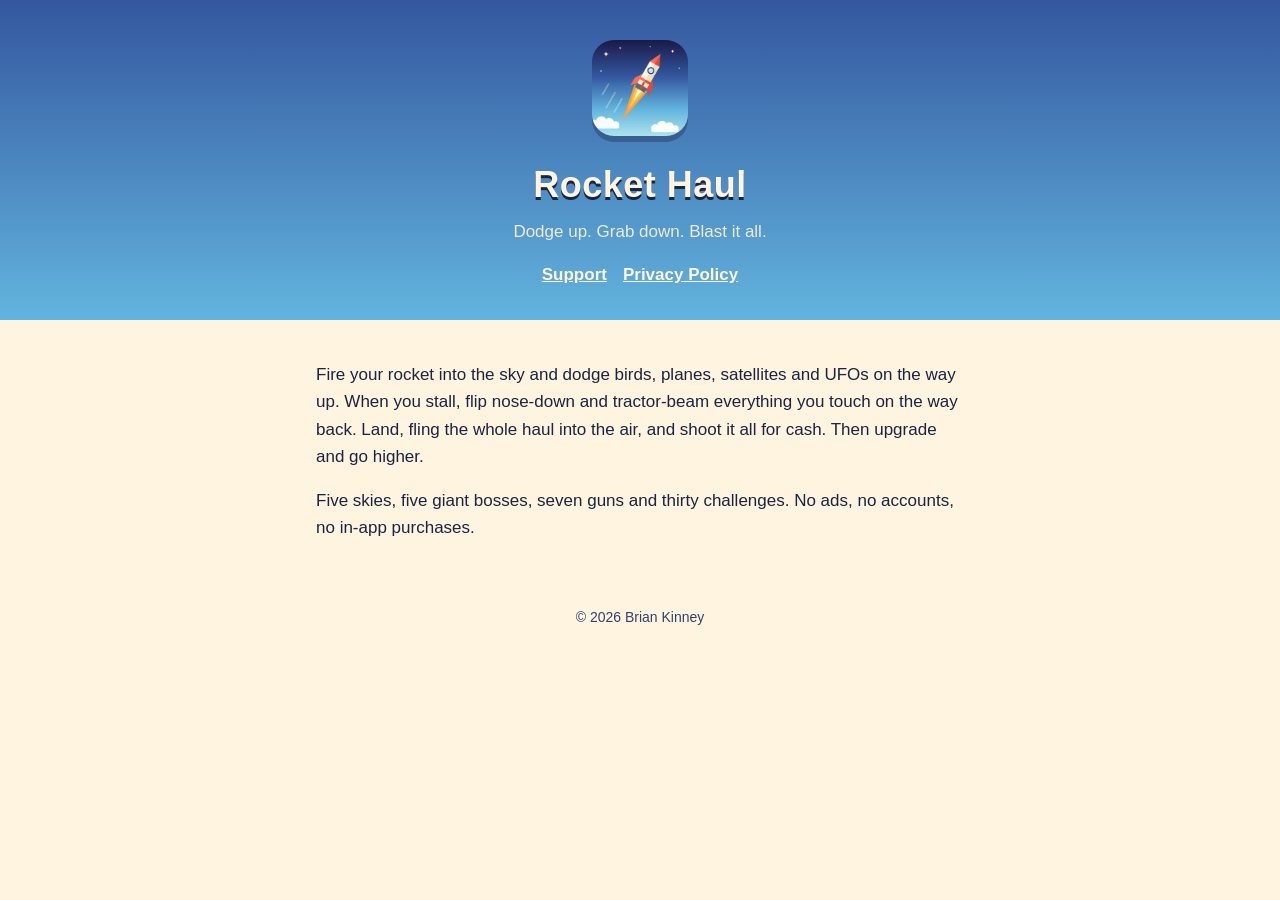
<file: index.html>
<!doctype html>
<html lang="en">
<head>
  <meta charset="utf-8">
  <meta name="viewport" content="width=device-width, initial-scale=1">
  <title>Rocket Haul</title>
  <meta name="description" content="Rocket Haul: fire a rocket into the sky, dodge everything on the way up, beam it all up on the way down, then blast your haul for cash.">
  <link rel="icon" href="icon.png">
  <link rel="stylesheet" href="style.css">
</head>
<body>
  <header>
    <img src="icon.png" alt="Rocket Haul app icon">
    <h1>Rocket Haul</h1>
    <p>Dodge up. Grab down. Blast it all.</p>
    <nav><a href="support.html">Support</a><a href="privacy.html">Privacy Policy</a></nav>
  </header>
  <main>
    <p>Fire your rocket into the sky and dodge birds, planes, satellites and UFOs on the way up. When you stall, flip nose-down and tractor-beam everything you touch on the way back. Land, fling the whole haul into the air, and shoot it all for cash. Then upgrade and go higher.</p>
    <p>Five skies, five giant bosses, seven guns and thirty challenges. No ads, no accounts, no in-app purchases.</p>
  </main>
  <footer>© 2026 Brian Kinney</footer>
</body>
</html>
</file>
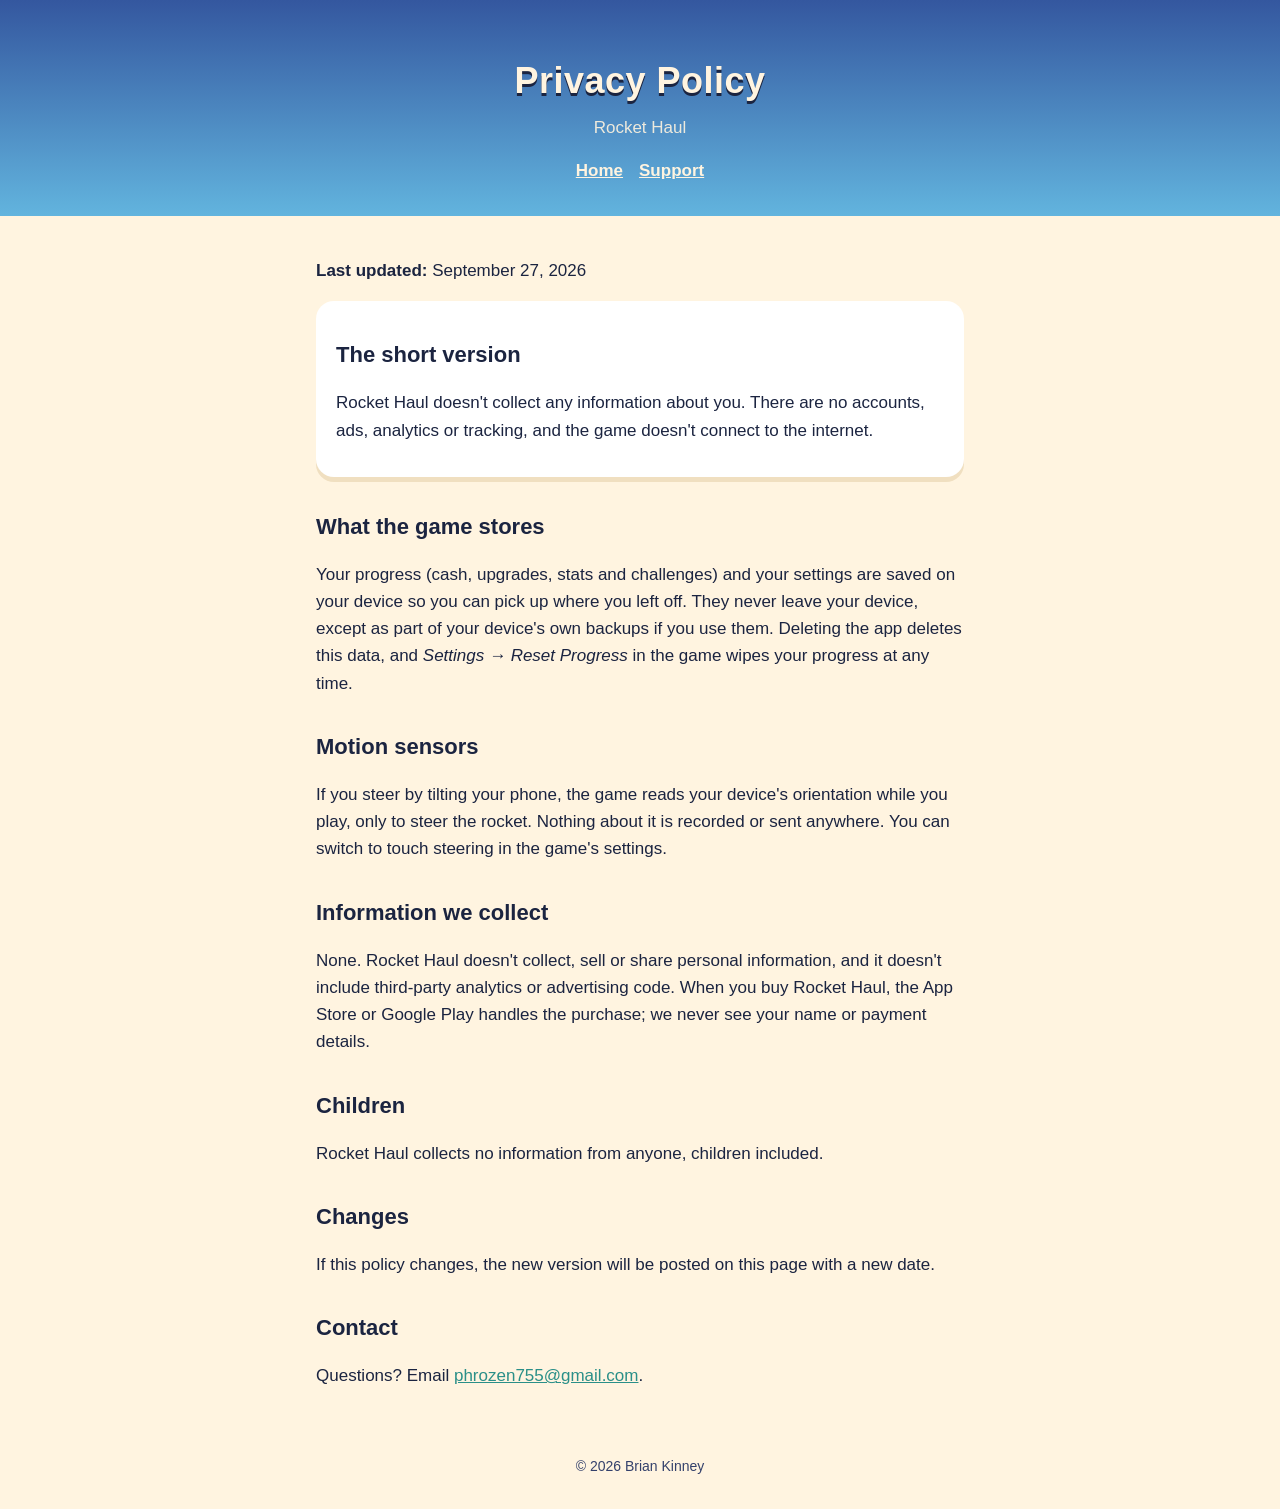
<file: privacy.html>
<!doctype html>
<html lang="en">
<head>
  <meta charset="utf-8">
  <meta name="viewport" content="width=device-width, initial-scale=1">
  <title>Privacy Policy · Rocket Haul</title>
  <link rel="icon" href="icon.png">
  <link rel="stylesheet" href="style.css">
</head>
<body>
  <header>
    <h1>Privacy Policy</h1>
    <p>Rocket Haul</p>
    <nav><a href="index.html">Home</a><a href="support.html">Support</a></nav>
  </header>
  <main>
    <p><strong>Last updated:</strong> September 27, 2026</p>

    <div class="card">
      <h2>The short version</h2>
      <p>Rocket Haul doesn't collect any information about you. There are no accounts, ads, analytics or tracking, and the game doesn't connect to the internet.</p>
    </div>

    <h2>What the game stores</h2>
    <p>Your progress (cash, upgrades, stats and challenges) and your settings are saved on your device so you can pick up where you left off. They never leave your device, except as part of your device's own backups if you use them. Deleting the app deletes this data, and <em>Settings → Reset Progress</em> in the game wipes your progress at any time.</p>

    <h2>Motion sensors</h2>
    <p>If you steer by tilting your phone, the game reads your device's orientation while you play, only to steer the rocket. Nothing about it is recorded or sent anywhere. You can switch to touch steering in the game's settings.</p>

    <h2>Information we collect</h2>
    <p>None. Rocket Haul doesn't collect, sell or share personal information, and it doesn't include third-party analytics or advertising code. When you buy Rocket Haul, the App Store or Google Play handles the purchase; we never see your name or payment details.</p>

    <h2>Children</h2>
    <p>Rocket Haul collects no information from anyone, children included.</p>

    <h2>Changes</h2>
    <p>If this policy changes, the new version will be posted on this page with a new date.</p>

    <h2>Contact</h2>
    <p>Questions? Email <a href="mailto:phrozen755@gmail.com">phrozen755@gmail.com</a>.</p>
  </main>
  <footer>© 2026 Brian Kinney</footer>
</body>
</html>
</file>
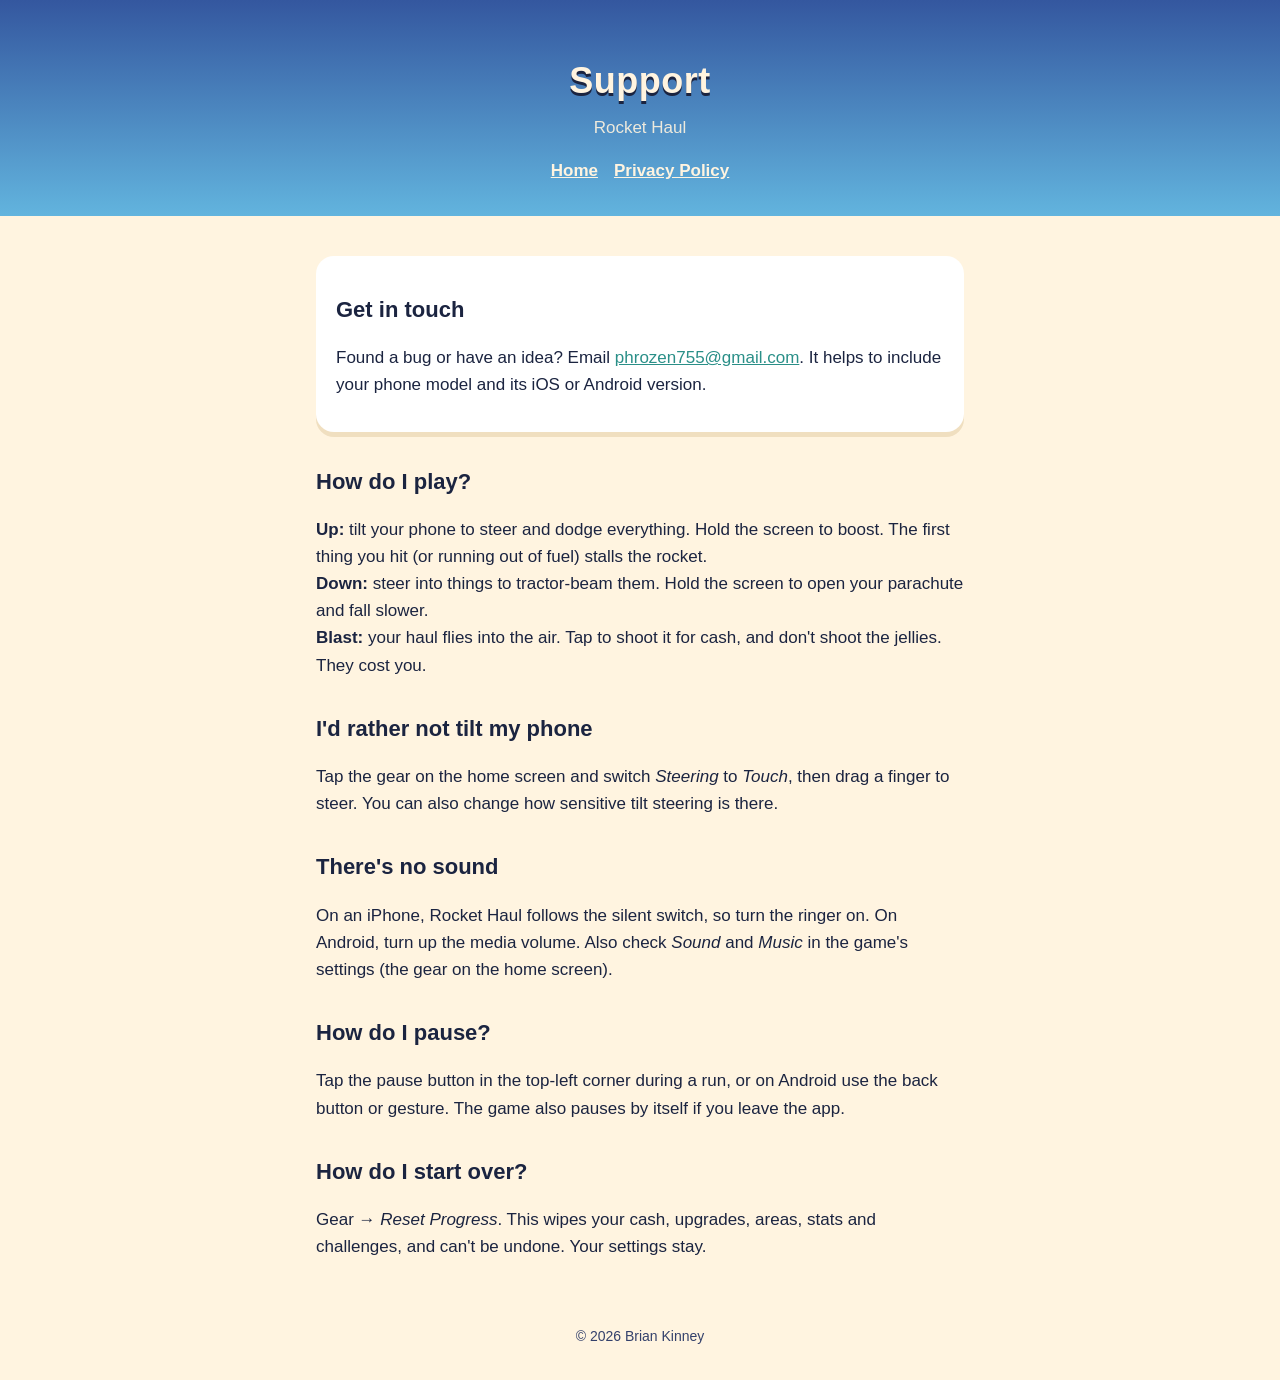
<file: support.html>
<!doctype html>
<html lang="en">
<head>
  <meta charset="utf-8">
  <meta name="viewport" content="width=device-width, initial-scale=1">
  <title>Support · Rocket Haul</title>
  <link rel="icon" href="icon.png">
  <link rel="stylesheet" href="style.css">
</head>
<body>
  <header>
    <h1>Support</h1>
    <p>Rocket Haul</p>
    <nav><a href="index.html">Home</a><a href="privacy.html">Privacy Policy</a></nav>
  </header>
  <main>
    <div class="card">
      <h2>Get in touch</h2>
      <p>Found a bug or have an idea? Email <a href="mailto:phrozen755@gmail.com">phrozen755@gmail.com</a>. It helps to include your phone model and its iOS or Android version.</p>
    </div>

    <h2>How do I play?</h2>
    <p><strong>Up:</strong> tilt your phone to steer and dodge everything. Hold the screen to boost. The first thing you hit (or running out of fuel) stalls the rocket.<br>
    <strong>Down:</strong> steer into things to tractor-beam them. Hold the screen to open your parachute and fall slower.<br>
    <strong>Blast:</strong> your haul flies into the air. Tap to shoot it for cash, and don't shoot the jellies. They cost you.</p>

    <h2>I'd rather not tilt my phone</h2>
    <p>Tap the gear on the home screen and switch <em>Steering</em> to <em>Touch</em>, then drag a finger to steer. You can also change how sensitive tilt steering is there.</p>

    <h2>There's no sound</h2>
    <p>On an iPhone, Rocket Haul follows the silent switch, so turn the ringer on. On Android, turn up the media volume. Also check <em>Sound</em> and <em>Music</em> in the game's settings (the gear on the home screen).</p>

    <h2>How do I pause?</h2>
    <p>Tap the pause button in the top-left corner during a run, or on Android use the back button or gesture. The game also pauses by itself if you leave the app.</p>

    <h2>How do I start over?</h2>
    <p>Gear → <em>Reset Progress</em>. This wipes your cash, upgrades, areas, stats and challenges, and can't be undone. Your settings stay.</p>
  </main>
  <footer>© 2026 Brian Kinney</footer>
</body>
</html>
</file>
<file: style.css>
/* Rocket Haul's public pages: the game's palette, readable on a phone. */
:root { --ink: #1b2440; --ink-soft: #33406b; --cream: #fff4e0; --cream-dark: #f0dfc0; --coral: #ff6b57; --teal: #2a8f88; --sky: #8fd3e8; }
* { box-sizing: border-box; }
body { margin: 0; background: var(--cream); color: var(--ink); font: 17px/1.6 -apple-system, BlinkMacSystemFont, "Segoe UI", Roboto, sans-serif; }
header { background: linear-gradient(180deg, #34579f, #62b4de); color: var(--cream); padding: 40px 16px 32px; text-align: center; }
header img { width: 96px; height: 96px; border-radius: 22px; box-shadow: 0 6px 0 rgba(27, 36, 64, .35); }
header h1 { margin: 12px 0 0; font-size: 36px; letter-spacing: .5px; text-shadow: 0 3px 0 var(--ink); }
header p { margin: 4px 0 0; opacity: .9; }
main { max-width: 680px; margin: 0 auto; padding: 24px 16px 48px; }
h2 { font-size: 22px; margin: 32px 0 8px; }
a { color: var(--teal); }
nav { display: flex; gap: 16px; justify-content: center; flex-wrap: wrap; margin-top: 16px; }
nav a { color: var(--cream); font-weight: 600; }
.card { background: #fff; border-radius: 18px; padding: 4px 20px 16px; box-shadow: 0 5px 0 var(--cream-dark); margin: 16px 0; }
footer { text-align: center; color: var(--ink-soft); font-size: 14px; padding: 0 16px 32px; }
</file>
